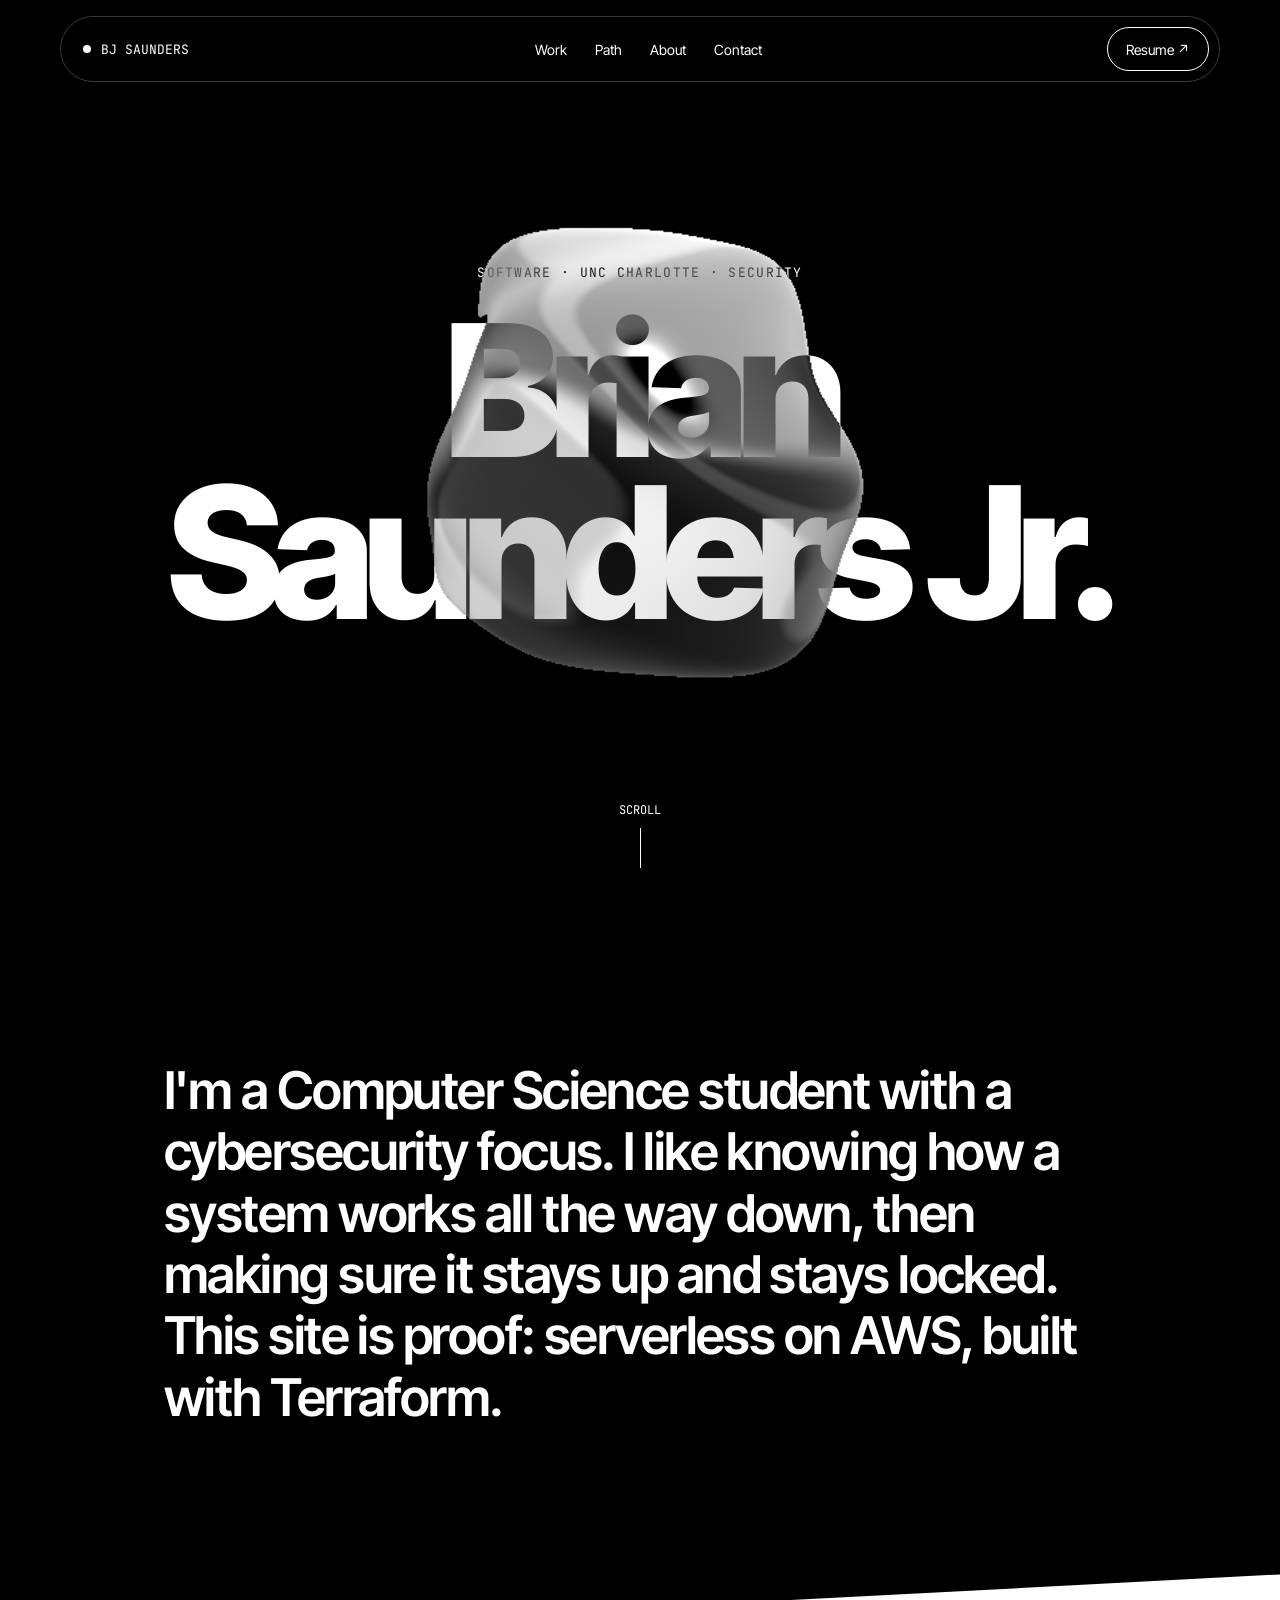
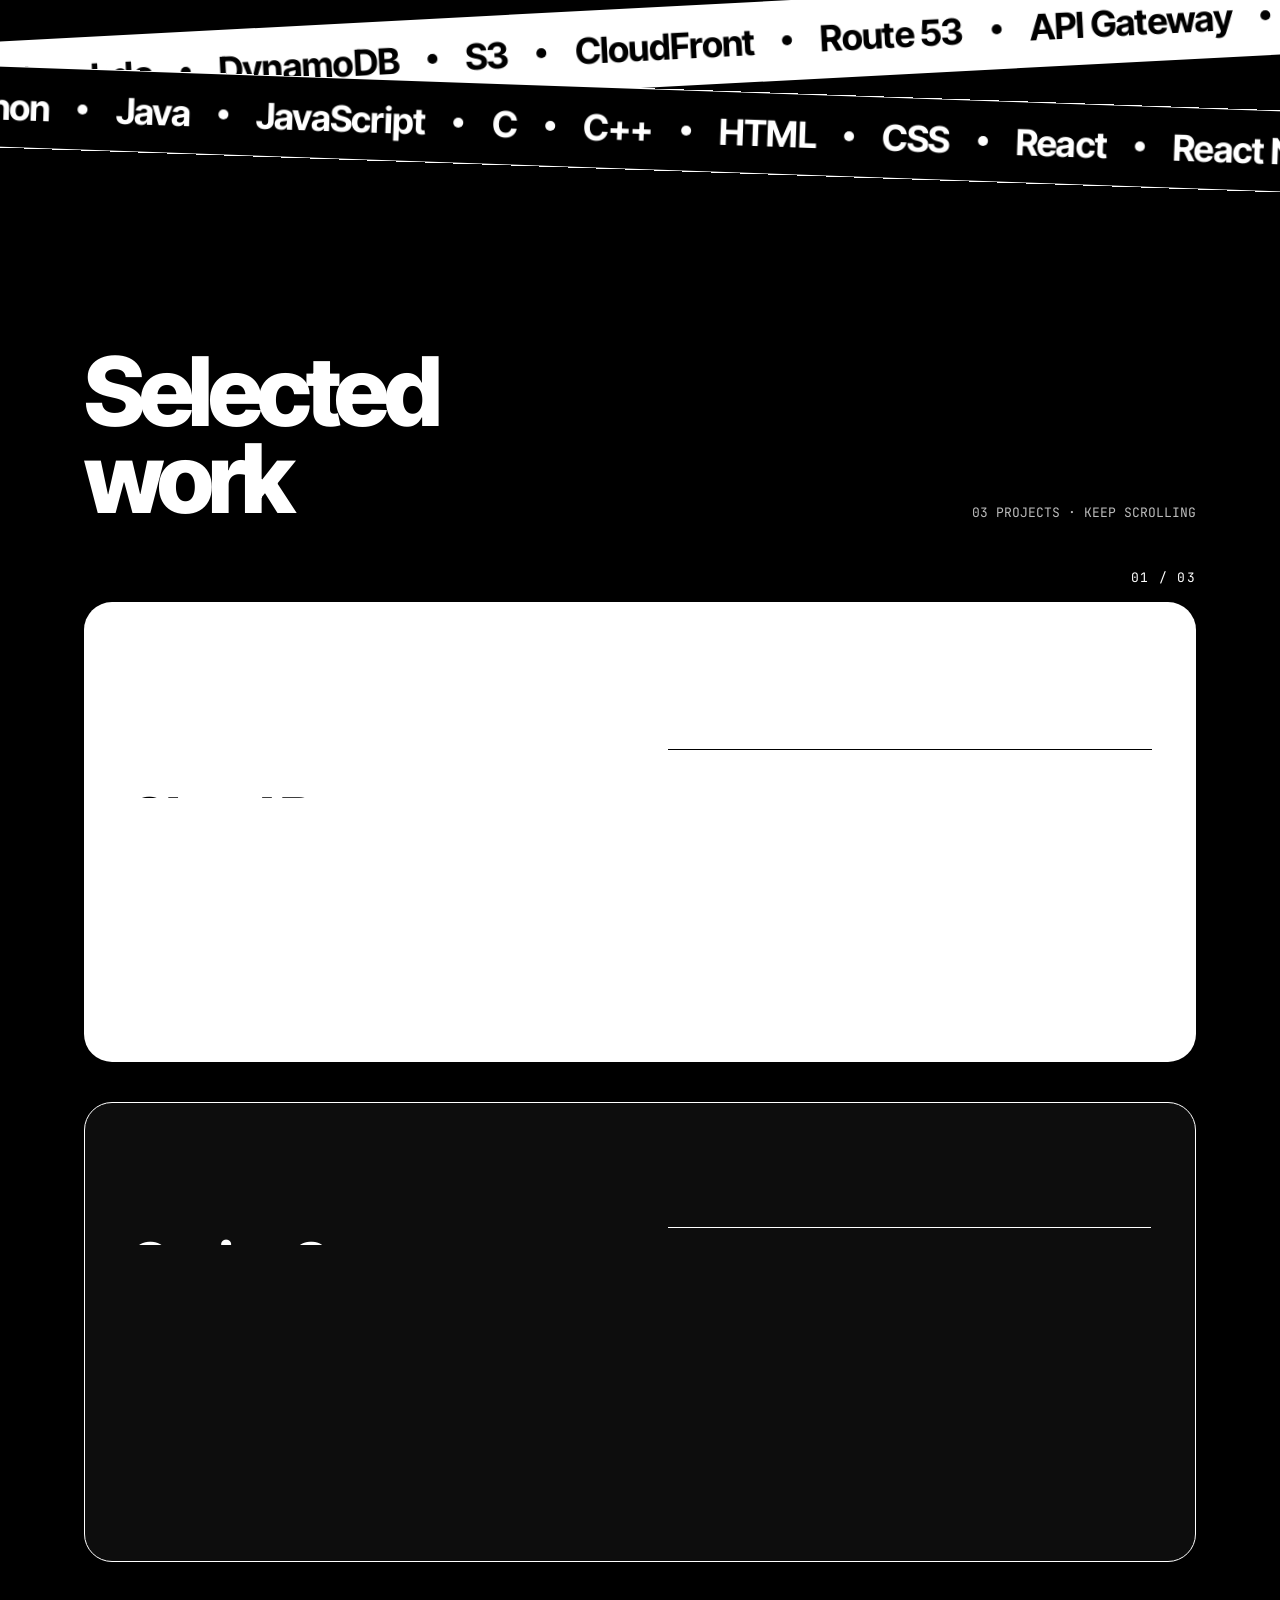
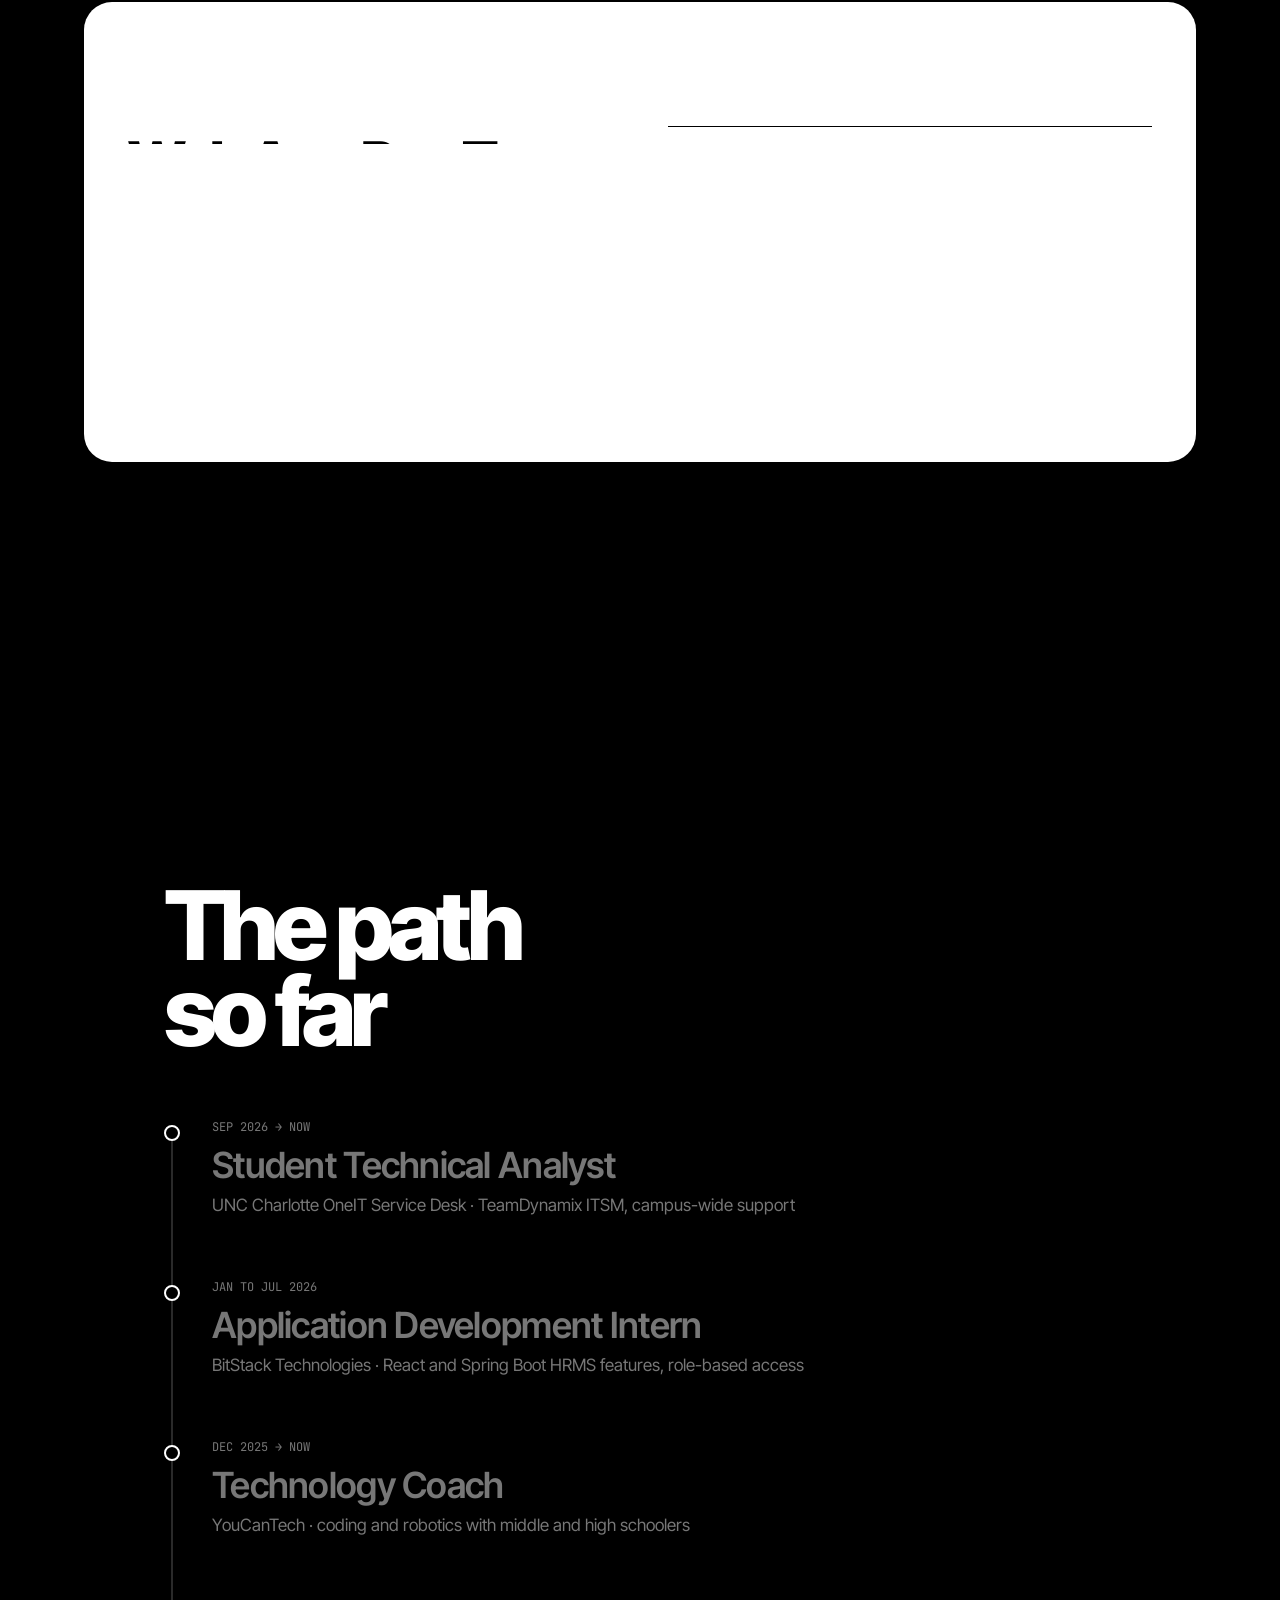
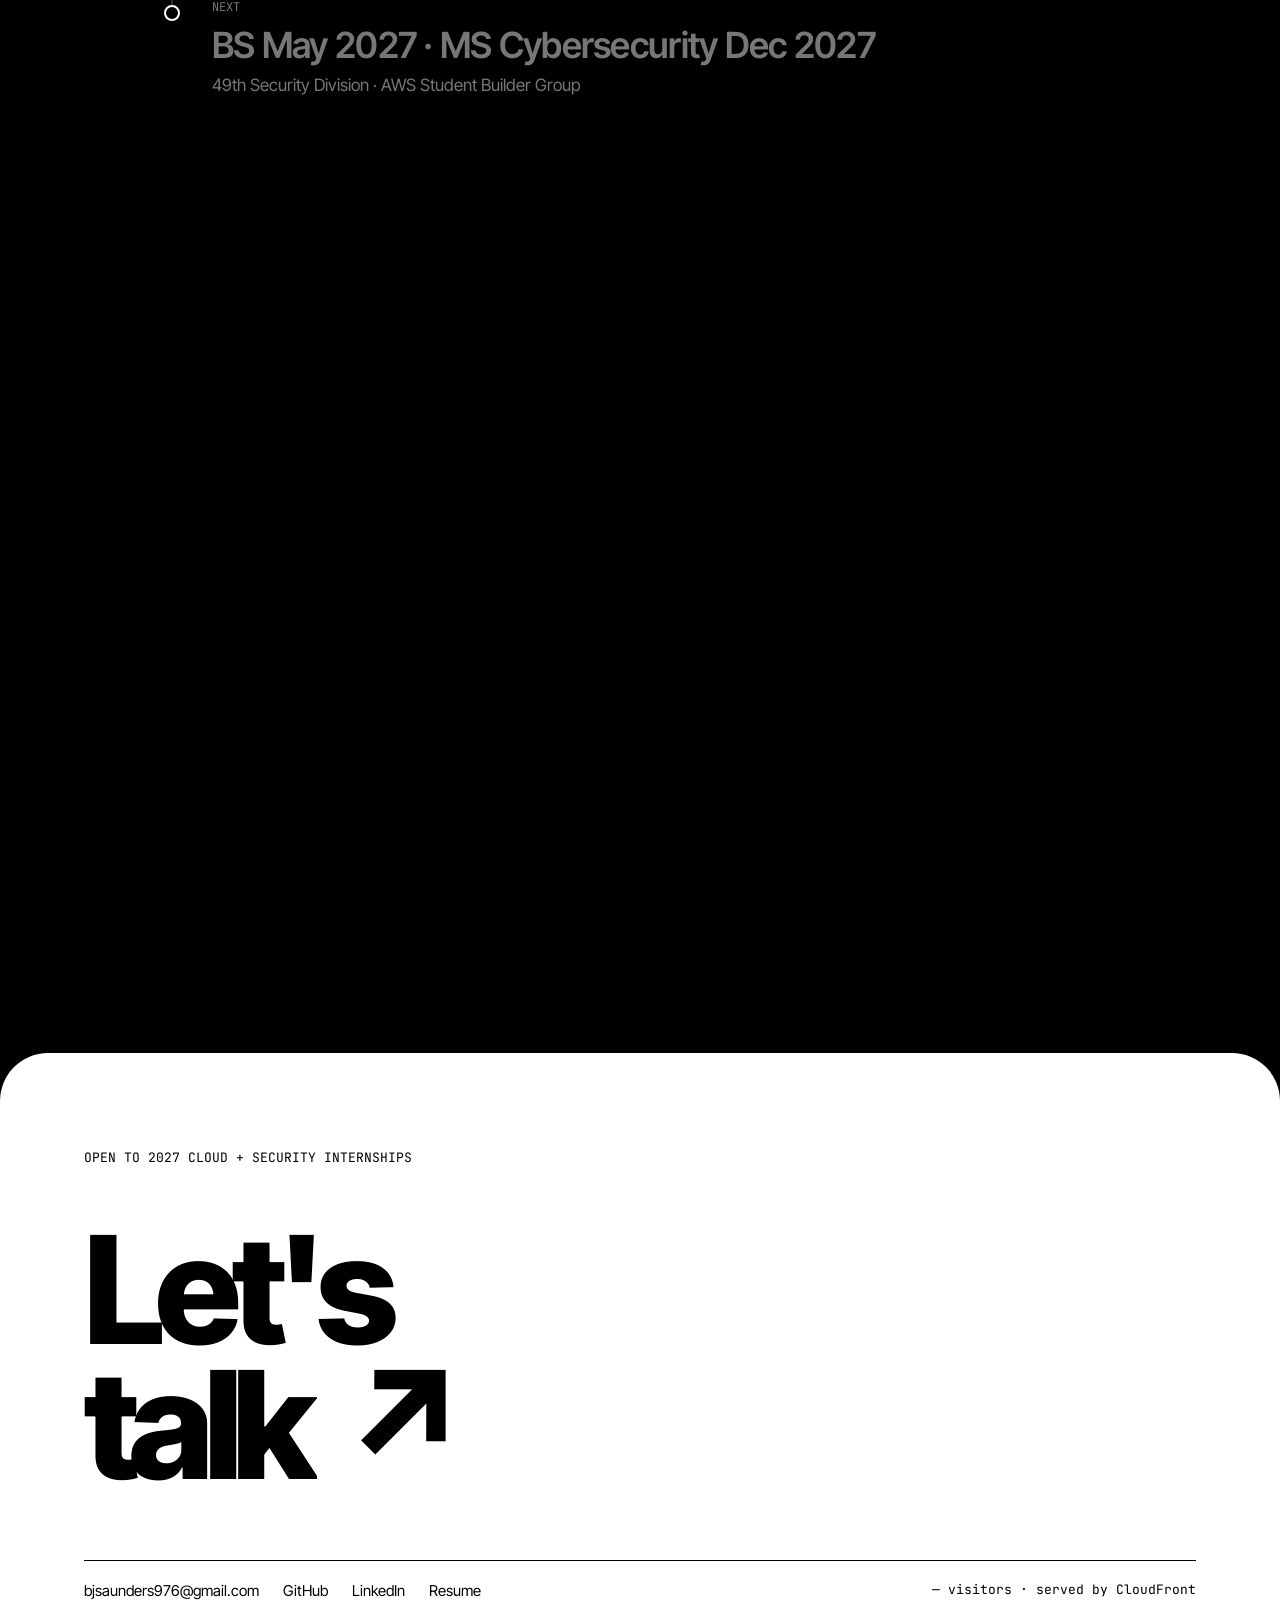
<file: index.html>
<!DOCTYPE html>
<html lang="en">
<head>
  <meta charset="UTF-8" />
  <meta name="viewport" content="width=device-width, initial-scale=1" />
  <title>Brian Saunders Jr. — Cloud &amp; Security</title>
  <meta name="description" content="Brian “BJ” Saunders Jr. — Computer Science student at UNC Charlotte with a cybersecurity focus, building cloud infrastructure and secure systems." />

  <link rel="preconnect" href="https://fonts.googleapis.com" />
  <link rel="preconnect" href="https://fonts.gstatic.com" crossorigin />
  <link href="https://fonts.googleapis.com/css2?family=Inter+Tight:wght@400;500;600;800&amp;family=JetBrains+Mono:wght@400;500&amp;display=swap" rel="stylesheet" />
  <link rel="stylesheet" href="styles.css" />
</head>
<body>
  <!-- ========== NAV: floating pill ========== -->
  <header class="site-nav">
    <a class="nav-brand" href="#top">
      <span class="nav-dot" aria-hidden="true"></span>
      BJ SAUNDERS
    </a>

    <nav class="nav-links" aria-label="Primary">
      <a href="#work">Work</a>
      <a href="#path">Path</a>
      <a href="#about">About</a>
      <a href="#contact">Contact</a>
    </nav>

    <a
      class="nav-resume"
      href="assets/Brian-Saunders-Resume.pdf"
      target="_blank"
      rel="noopener noreferrer"
    >Resume ↗</a>
  </header>

  <main>
    <!-- ========== HERO ========== -->
    <section id="top" class="hero">
      <!-- blob.js draws the 3D blob here; .no-webgl on .hero swaps in a CSS fallback -->
      <canvas class="blob-canvas" aria-hidden="true"></canvas>

      <div class="hero-content">
        <p class="hero-eyebrow">SOFTWARE · UNC CHARLOTTE · SECURITY</p>
        <h1 class="hero-name">
          <span>Brian</span>
          <span>Saunders Jr.</span>
        </h1>
      </div>

      <a class="hero-scroll" href="#intro">
        SCROLL
        <span class="hero-scroll-line" aria-hidden="true"></span>
      </a>
    </section>

    <!-- ========== INTRO STATEMENT ========== -->
    <section id="intro" class="intro">
      <p class="statement">
        <span class="word">I'm</span> <span class="word">a</span> <span class="word">Computer</span> <span class="word">Science</span> <span class="word">student</span> <span class="word">with</span> <span class="word">a</span> <span class="word">cybersecurity</span> <span class="word">focus.</span> <span class="word">I</span> <span class="word">like</span> <span class="word">knowing</span> <span class="word">how</span> <span class="word">a</span> <span class="word">system</span> <span class="word">works</span> <span class="word">all</span> <span class="word">the</span> <span class="word">way</span> <span class="word">down,</span> <span class="word">then</span> <span class="word">making</span> <span class="word">sure</span> <span class="word">it</span> <span class="word">stays</span> <span class="word">up</span> <span class="word">and</span> <span class="word">stays</span> <span class="word">locked.</span> <span class="word">This</span> <span class="word">site</span> <span class="word">is</span> <span class="word">proof:</span> <span class="word">serverless</span> <span class="word">on</span> <span class="word">AWS,</span> <span class="word">built</span> <span class="word">with</span> <span class="word">Terraform.</span>
      </p>
    </section>

    <!-- ========== SKILL RIBBONS ========== -->
    <!-- script.js clones each list (aria-hidden) so the ribbon can loop seamlessly.
         On phones only the .ribbon-core items show, to keep the moving track short. -->
    <div class="ribbons" role="region" aria-label="Skills">
      <div class="ribbon ribbon--light" data-ribbon data-direction="left">
        <div class="ribbon-track">
          <ul class="ribbon-list" aria-label="Cloud and security skills">
            <li class="ribbon-core">AWS Lambda</li>
            <li class="ribbon-core">DynamoDB</li>
            <li class="ribbon-core">S3</li>
            <li class="ribbon-core">CloudFront</li>
            <li>Route 53</li>
            <li class="ribbon-core">API Gateway</li>
            <li class="ribbon-core">IAM</li>
            <li class="ribbon-core">Terraform</li>
            <li class="ribbon-core">GitHub Actions</li>
            <li>AWS CLI</li>
            <li class="ribbon-core">Docker</li>
            <li>Docker Compose</li>
            <li>Vercel</li>
            <li>Infrastructure as Code</li>
            <li>CI/CD</li>
            <li>OIDC Federation</li>
            <li>IAM Policy Design</li>
            <li>Least Privilege</li>
            <li class="ribbon-core">Kali Linux</li>
            <li class="ribbon-core">Burp Suite</li>
            <li>Nmap</li>
            <li>Nikto</li>
            <li>Wireshark</li>
            <li>OWASP ZAP</li>
            <li>OWASP Juice Shop</li>
            <li>DVWA</li>
            <li class="ribbon-core">Penetration Testing</li>
            <li>Secure Software Development</li>
          </ul>
        </div>
      </div>

      <div class="ribbon ribbon--dark" data-ribbon data-direction="right">
        <div class="ribbon-track">
          <ul class="ribbon-list" aria-label="Code and tools skills">
            <li class="ribbon-core">Python</li>
            <li class="ribbon-core">Java</li>
            <li class="ribbon-core">JavaScript</li>
            <li>C</li>
            <li class="ribbon-core">C++</li>
            <li>HTML</li>
            <li>CSS</li>
            <li class="ribbon-core">React</li>
            <li class="ribbon-core">React Native</li>
            <li>Expo</li>
            <li>Tailwind CSS</li>
            <li class="ribbon-core">FastAPI</li>
            <li class="ribbon-core">Spring Boot</li>
            <li class="ribbon-core">REST APIs</li>
            <li>Spotify Web API</li>
            <li>Alpaca API</li>
            <li class="ribbon-core">PostgreSQL</li>
            <li>MySQL</li>
            <li class="ribbon-core">Git</li>
            <li>GitHub</li>
            <li>VS Code</li>
            <li>Xcode Simulator</li>
            <li class="ribbon-core">pytest</li>
            <li>moto</li>
            <li>Object-Oriented Programming</li>
            <li>Data Structures</li>
            <li>Algorithms</li>
            <li>Unit Testing</li>
            <li>Debugging</li>
            <li>API Integration</li>
            <li>Responsive Design</li>
          </ul>
        </div>
      </div>
    </div>

    <!-- ========== WORK ========== -->
    <section id="work" class="work">
      <div class="section-head">
        <h2 class="section-title">Selected<br />work</h2>
        <p class="section-note">03 PROJECTS · KEEP SCROLLING</p>
      </div>

      <!-- Visual only; script.js updates it as each card takes over -->
      <p class="project-counter" aria-hidden="true">
        <span data-project-current>01</span> / <span data-project-total>03</span>
      </p>

      <div class="project-list">
        <article class="project-card project-card--light">
          <div class="project-main">
            <p class="project-tag">
              <span class="project-dot" aria-hidden="true"></span>
              01 · LIVE · THIS SITE
            </p>
            <h3 class="project-title"><span>Cloud Resume Challenge</span></h3>
            <p class="project-summary">A serverless visitor counter and a fully automated pipeline. The count survived a live migration from console-built resources to Terraform.</p>
          </div>
          <ul class="project-stack">
            <li>Route 53 → CloudFront → S3</li>
            <li>API Gateway → Lambda → DynamoDB</li>
            <li>Terraform · GitHub Actions · OIDC</li>
            <li>pytest + moto gate every deploy</li>
          </ul>
        </article>

        <article class="project-card project-card--dark">
          <div class="project-main">
            <p class="project-tag">02 · IN PROGRESS · PERSONAL</p>
            <h3 class="project-title"><span>OptionScope</span></h3>
            <p class="project-summary">A backend-first options analytics platform for quotes, expirations and option chains, built as a real tool rather than a one-off script.</p>
          </div>
          <ul class="project-stack">
            <li>FastAPI · PostgreSQL</li>
            <li>Docker · Python</li>
            <li>Alpaca market-data API</li>
          </ul>
        </article>

        <article class="project-card project-card--light">
          <div class="project-main">
            <p class="project-tag">03 · COMPLETED · SECURITY LAB</p>
            <h3 class="project-title"><span>Web App Pen Test</span></h3>
            <p class="project-summary">A controlled lab against DVWA and OWASP Juice Shop. Found SQL injection, XSS and command injection, then documented risk and remediation.</p>
          </div>
          <ul class="project-stack">
            <li>Kali Linux · Burp Suite</li>
            <li>Nmap · Nikto</li>
            <li>Penetration test report</li>
          </ul>
        </article>
      </div>
    </section>

    <!-- ========== PATH (timeline) ========== -->
    <section id="path" class="path">
      <h2 class="section-title">The path<br />so far</h2>

      <ol class="timeline">
        <li class="timeline-item">
          <p class="timeline-date">SEP 2026 → NOW</p>
          <h3 class="timeline-role">Student Technical Analyst</h3>
          <p class="timeline-detail">UNC Charlotte OneIT Service Desk · TeamDynamix ITSM, campus-wide support</p>
        </li>
        <li class="timeline-item">
          <p class="timeline-date">JAN TO JUL 2026</p>
          <h3 class="timeline-role">Application Development Intern</h3>
          <p class="timeline-detail">BitStack Technologies · React and Spring Boot HRMS features, role-based access</p>
        </li>
        <li class="timeline-item">
          <p class="timeline-date">DEC 2025 → NOW</p>
          <h3 class="timeline-role">Technology Coach</h3>
          <p class="timeline-detail">YouCanTech · coding and robotics with middle and high schoolers</p>
        </li>
        <li class="timeline-item">
          <p class="timeline-date">NEXT</p>
          <h3 class="timeline-role">BS May 2027 · MS Cybersecurity Dec 2027</h3>
          <p class="timeline-detail">49th Security Division · AWS Student Builder Group</p>
        </li>
      </ol>
    </section>

    <!-- ========== ABOUT ========== -->
    <section id="about" class="about">
      <!-- The figure draws the outer ring; the frame clips the photo's zoom on hover -->
      <figure class="about-photo" data-flow-in>
        <div class="about-photo-frame">
          <img
            src="assets/images/bj-headshot.jpg"
            alt="Brian Saunders Jr."
            width="900"
            height="1345"
            loading="lazy"
          />
        </div>
      </figure>

      <div class="about-copy" data-flow-in>
        <h2 class="section-title">Off the<br />clock.</h2>
        <p class="about-text">When I'm not in a terminal, I'm training, coaching kids through their first lines of code at YouCanTech, or finding a new album to put on repeat. Here's what's playing right now.</p>

        <!-- Live Spotify card. script.js fills it in on the real site; this
             markup is the fallback shown locally or if the API is down.
             It only becomes a real link (href) once a track loads. -->
        <a class="music-card is-fallback" data-music>
          <span class="music-art-wrap" aria-hidden="true">
            <img class="music-art" data-music-art alt="" width="72" height="72" hidden />
          </span>
          <span class="music-text">
            <span class="music-label">
              <span class="music-eq" aria-hidden="true"><span></span><span></span><span></span><span></span></span>
              <span data-music-label>MUSIC</span>
            </span>
            <span class="music-track" data-music-track>Always something on</span>
            <span class="music-artist" data-music-artist hidden></span>
          </span>
        </a>
      </div>
    </section>

    <!-- ========== CONTACT ========== -->
    <section id="contact" class="contact">
      <p class="contact-eyebrow">OPEN TO 2027 CLOUD + SECURITY INTERNSHIPS</p>
      <!-- Each letter is a clipped box holding two copies; hover slides the
           pair up so a twin rolls in from below. --i staggers the timing.
           Screen readers just hear the aria-label. -->
      <a class="contact-cta" href="mailto:bjsaunders976@gmail.com" aria-label="Let's talk, email Brian">
        <span class="cta-line" aria-hidden="true"><span class="cta-letter" style="--i: 0"><span class="cta-letter-inner"><span>L</span><span>L</span></span></span><span class="cta-letter" style="--i: 1"><span class="cta-letter-inner"><span>e</span><span>e</span></span></span><span class="cta-letter" style="--i: 2"><span class="cta-letter-inner"><span>t</span><span>t</span></span></span><span class="cta-letter" style="--i: 3"><span class="cta-letter-inner"><span>'</span><span>'</span></span></span><span class="cta-letter" style="--i: 4"><span class="cta-letter-inner"><span>s</span><span>s</span></span></span></span>
        <span class="cta-line" aria-hidden="true"><span class="cta-letter" style="--i: 5"><span class="cta-letter-inner"><span>t</span><span>t</span></span></span><span class="cta-letter" style="--i: 6"><span class="cta-letter-inner"><span>a</span><span>a</span></span></span><span class="cta-letter" style="--i: 7"><span class="cta-letter-inner"><span>l</span><span>l</span></span></span><span class="cta-letter" style="--i: 8"><span class="cta-letter-inner"><span>k</span><span>k</span></span></span> <span class="cta-arrow">↗</span></span>
        <span class="cta-underline" aria-hidden="true"></span>
      </a>
    </section>
  </main>

  <!-- ========== FOOTER (continues the white contact panel) ========== -->
  <footer class="site-footer">
    <div class="footer-inner">
      <ul class="footer-links">
        <li><a href="mailto:bjsaunders976@gmail.com">bjsaunders976@gmail.com</a></li>
        <li><a href="https://github.com/bsaund12" target="_blank" rel="noopener noreferrer">GitHub</a></li>
        <li><a href="https://www.linkedin.com/in/bj-saunders/" target="_blank" rel="noopener noreferrer">LinkedIn</a></li>
        <li><a href="assets/Brian-Saunders-Resume.pdf" target="_blank" rel="noopener noreferrer">Resume</a></li>
      </ul>
      <p class="footer-count"><span data-visitor-count>—</span> visitors · served by CloudFront</p>
    </div>
  </footer>

  <script src="blob.js" defer></script>
  <script src="script.js" defer></script>
</body>
</html>
</file>
<file: styles.css>
/* ==========================================================================
   TOKENS
   Named values the whole stylesheet reuses. Change one here and every rule
   that says var(--name) picks up the new value.
   ========================================================================== */
:root {
  /* Colors: black, white, and a few grays in between */
  --color-black: #000000;
  --color-white: #FFFFFF;
  --color-card-dark: #0D0D0D;
  --color-gray-100: #DDDDDD;
  --color-gray-300: #BBBBBB;
  --color-gray-400: #9A9A9A;
  --color-gray-500: #777777;
  --color-gray-600: #333333;
  --color-gray-700: #3A3A3A;
  --color-gray-800: #2A2A2A;
  --color-gray-900: #1A1A1A;

  /* Fonts */
  --font-sans: 'Inter Tight', system-ui, -apple-system, sans-serif;
  --font-mono: 'JetBrains Mono', ui-monospace, Menlo, monospace;

  /* Shapes */
  --radius-card: 28px;
  --radius-pill: 999px; /* bigger than any pill is tall, so the ends become half-circles */

  /* Layout */
  --page-width: 1160px;
  --gutter: 24px;
}


/* ==========================================================================
   BASE
   ========================================================================== */
*,
*::before,
*::after {
  box-sizing: border-box;
}

body {
  margin: 0;
  background: var(--color-black);
  color: var(--color-white);
  font-family: var(--font-sans);
  -webkit-font-smoothing: antialiased;
}

a {
  color: inherit;
  text-decoration: none;
}

img {
  max-width: 100%;
}

:focus-visible {
  outline: 2px solid currentColor;
  outline-offset: 4px;
}

/* ==========================================================================
   CUSTOM CURSOR
   script.js builds two pieces, only on devices with a real mouse:
     .cursor-dot   a white square that sits right on the mouse
     .cursor-ring  a thin gray ring that trails behind it
   The outer elements are moved with translate3d by script.js; the inner
   shapes grow and shrink with CSS transitions, so the two never fight.
   "difference" flips their colors so they show on black and white sections.
   ========================================================================== */
@media (hover: hover) and (pointer: fine) {
  .has-custom-cursor,
  .has-custom-cursor * {
    cursor: none;
  }
}

.cursor-ring,
.cursor-dot {
  position: fixed;
  top: 0;
  left: 0;
  z-index: 1000;
  pointer-events: none;
  mix-blend-mode: difference;
  opacity: 0;
  transition: opacity 200ms ease;
}

.cursor-ring.is-visible,
.cursor-dot.is-visible {
  opacity: 1;
}

/* Growing width/height (not scale) keeps the border a thin 1.5px at any size */
.cursor-ring-shape {
  --ring-size: 64px;
  position: absolute;
  top: 0;
  left: 0;
  width: var(--ring-size);
  height: var(--ring-size);
  border: 1.5px solid var(--color-gray-400);
  border-radius: 50%;
  transform: translate(-50%, -50%) scale(var(--ring-press, 1));
  transition:
    width 250ms ease,
    height 250ms ease,
    transform 250ms ease;
}

.cursor-ring.is-hovering .cursor-ring-shape {
  --ring-size: 102px; /* 1.6x */
}

.cursor-ring.is-cta .cursor-ring-shape {
  --ring-size: 160px; /* 2.5x */
}

.cursor-ring.is-pressed .cursor-ring-shape {
  --ring-press: 0.85;
}

.cursor-label {
  position: absolute;
  top: 0;
  left: 0;
  transform: translate(-50%, -50%);
  color: var(--color-white);
  font-family: var(--font-mono);
  font-size: 12px;
  letter-spacing: 0.1em;
  white-space: nowrap;
  opacity: 0;
  transition: opacity 250ms ease;
}

.cursor-ring.is-cta .cursor-label {
  opacity: 1;
}

.cursor-dot-shape {
  position: absolute;
  top: 0;
  left: 0;
  width: 8px;
  height: 8px;
  background: var(--color-white);
  transform: translate(-50%, -50%);
  transition: transform 250ms ease;
}

.cursor-dot.is-hidden .cursor-dot-shape {
  transform: translate(-50%, -50%) scale(0);
}

@media (prefers-reduced-motion: reduce) {
  .cursor-ring-shape,
  .cursor-dot-shape,
  .cursor-label {
    transition: none;
  }
}

/* Shared big heading used by Work, Path and About */
.section-title {
  margin: 0;
  font-size: clamp(44px, 9vw, 96px);
  font-weight: 800;
  letter-spacing: -0.06em;
  line-height: 0.9;
}


/* ==========================================================================
   NAV: floating pill
   ========================================================================== */
.site-nav {
  position: fixed;
  top: 16px;
  left: 50%;
  transform: translateX(-50%);
  z-index: 20;
  width: min(var(--page-width), calc(100% - 32px));
  display: flex;
  align-items: center;
  justify-content: space-between;
  gap: 16px;
  padding: 10px 10px 10px 22px;
  border: 1px solid var(--color-gray-700);
  background: rgba(0, 0, 0, 0.55);
  backdrop-filter: blur(14px);
  border-radius: var(--radius-pill);
}

.nav-brand {
  display: flex;
  align-items: center;
  gap: 10px;
  font-family: var(--font-mono);
  font-size: 13px;
}

.nav-dot {
  width: 8px;
  height: 8px;
  border-radius: 50%;
  background: var(--color-white);
}

.nav-links {
  display: flex;
  gap: 28px;
  font-size: 14px;
}

.nav-resume {
  display: inline-flex;
  align-items: center;
  min-height: 44px;
  padding: 10px 18px;
  border: 1px solid var(--color-white);
  border-radius: var(--radius-pill);
  font-size: 14px;
}

.nav-resume:hover {
  background: var(--color-white);
  color: var(--color-black);
}

@media (max-width: 720px) {
  .nav-links {
    display: none;
  }
}


/* ==========================================================================
   HERO
   ========================================================================== */
.hero {
  position: relative;
  height: 100vh;
  min-height: 600px;
  text-align: center;
  /* Flexbox centers the hero content left-right (justify) and top-bottom (align) */
  display: flex;
  justify-content: center;
  align-items: center;
}

/* blob.js draws the 3D blob into this canvas. It sits centered behind the
   text; the transparent background lets the black page show around the blob. */
.blob-canvas {
  position: absolute;
  inset: 0;
  margin: auto;
  z-index: 1;
  display: block;
  width: min(860px, 100%);
  height: min(860px, 100vh);
  background: transparent;
  pointer-events: none;
}

/* Fallback when WebGL isn't available: blob.js adds .no-webgl to .hero, the
   canvas hides, and a white CSS blob slowly morphs in its place. */
.hero.no-webgl .blob-canvas {
  display: none;
}

.hero.no-webgl::before {
  content: '';
  position: absolute;
  inset: 0;
  margin: auto;
  z-index: 1;
  width: min(480px, 80vw);
  height: min(480px, 80vw);
  background: var(--color-white);
  animation: blob-morph 18s linear infinite;
}

/* Phones and tablets always get this blob (blob.js skips WebGL there) */
@media (max-width: 899px), (hover: none), (pointer: coarse) {
  .hero.no-webgl::before {
    width: min(320px, 80vw);
    height: min(320px, 80vw);
  }
}

/* Two different lopsided corner shapes; easing between them while turning
   makes a square look like a slowly squishing blob. */
@keyframes blob-morph {
  0% {
    border-radius: 42% 58% 63% 37% / 41% 44% 56% 59%;
    transform: rotate(0deg);
  }
  50% {
    border-radius: 63% 37% 38% 62% / 57% 36% 64% 43%;
    transform: rotate(180deg);
  }
  100% {
    border-radius: 42% 58% 63% 37% / 41% 44% 56% 59%;
    transform: rotate(360deg);
  }
}

@media (prefers-reduced-motion: reduce) {
  .hero.no-webgl::before {
    animation: none;
    border-radius: 42% 58% 63% 37% / 41% 44% 56% 59%;
  }
}

.hero-content {
  position: relative;
  z-index: 2;
  display: grid;
  justify-items: center;
  gap: 32px;
  padding: 0 var(--gutter);
  /* White text minus what's behind it: stays white on black, flips to black on white */
  mix-blend-mode: difference;
}

/* Fades up into place once on page load, like the reference design.
   "both" keeps it hidden during the 200ms delay and in place afterward. */
.hero-eyebrow {
  margin: 0;
  font-family: var(--font-mono);
  font-size: 13px;
  letter-spacing: 0.1em;
  animation: eyebrow-fade-up 800ms ease 200ms both;
}

@keyframes eyebrow-fade-up {
  from {
    opacity: 0;
    transform: translateY(24px);
  }
  to {
    opacity: 1;
    transform: none;
  }
}

@media (prefers-reduced-motion: reduce) {
  .hero-eyebrow {
    animation: none;
  }
}

.hero-name {
  margin: 0;
  font-size: clamp(72px, 15vw, 184px);
  font-weight: 800;
  line-height: 0.84;
  letter-spacing: -0.065em;
}

.hero-name span {
  display: block;
  padding-bottom: 0.04em;
}

.hero-scroll {
  position: absolute;
  bottom: 32px;
  left: 50%;
  transform: translateX(-50%);
  z-index: 2;
  display: grid;
  justify-items: center;
  gap: 10px;
  min-height: 44px;
  font-family: var(--font-mono);
  font-size: 12px;
}

.hero-scroll-line {
  width: 1px;
  height: 40px;
  background: var(--color-white);
}


/* ==========================================================================
   INTRO STATEMENT
   Each word is its own <span class="word"> so a later step can light the
   words up one by one as you scroll. For now they're simply white.
   ========================================================================== */
.intro {
  max-width: 1000px;
  margin: 0 auto;
  padding: 160px var(--gutter) 140px;
}

.statement {
  margin: 0;
  font-size: clamp(30px, 4.5vw, 52px);
  font-weight: 600;
  line-height: 1.18;
  letter-spacing: -0.03em;
}


/* ==========================================================================
   SKILL RIBBONS
   Two tilted bands that drift in opposite directions. script.js clones each
   list and slides the track; when it has moved exactly one list-width it
   jumps back, and because both copies are identical you never see the jump.
   ========================================================================== */
.ribbons {
  position: relative;
  height: 240px;
  overflow-x: clip; /* the tilted ribbons poke past the screen edges; trim them */
}

.ribbon {
  --ribbon-gap: 28px; /* space on each side of the dot */
  position: absolute;
  left: -5%;
  right: -5%;
  padding: 18px 0;
  overflow: hidden;
  font-size: clamp(24px, 3vw, 36px);
  font-weight: 700;
  letter-spacing: -0.02em;
}

.ribbon-track {
  display: flex;
  width: max-content;
}

.ribbon-list {
  display: flex;
  margin: 0;
  padding: 0;
  list-style: none;
}

/* Each item carries its own trailing dot, so the copy lines up perfectly */
.ribbon-list li {
  display: flex;
  align-items: center;
  gap: var(--ribbon-gap);
  padding-right: var(--ribbon-gap);
  white-space: nowrap;
}

.ribbon-list li::after {
  content: '';
  flex-shrink: 0;
  width: 10px;
  height: 10px;
  border-radius: 50%;
  background: currentColor;
}

@media (max-width: 720px) {
  .ribbon {
    --ribbon-gap: 20px;
  }
}

/* Phones: a moving track is drawn as one long strip, and the full lists make
   it ~12,000px wide. Showing only the key skills keeps it a fraction of that.
   (Reduced motion doesn't move, so it still lists everything.) */
@media (max-width: 720px) and (prefers-reduced-motion: no-preference) {
  .ribbon-list li:not(.ribbon-core) {
    display: none;
  }
}

.ribbon--light {
  top: 40px;
  transform: rotate(-3deg);
  background: var(--color-white);
  color: var(--color-black);
}

.ribbon--dark {
  top: 120px;
  transform: rotate(2deg);
  background: var(--color-black);
  color: var(--color-white);
  border-top: 1px solid var(--color-white);
  border-bottom: 1px solid var(--color-white);
}

/* Reduced motion: no sliding, so let each band wrap onto several lines and
   show every skill at once. The bands stack in normal flow instead. */
@media (prefers-reduced-motion: reduce) {
  .ribbons {
    height: auto;
    display: grid;
    gap: 32px;
    padding: 40px 0;
  }

  .ribbon {
    position: relative;
    top: auto;
    left: auto;
    right: auto;
    margin: 0 -5%;
  }

  .ribbon-track {
    width: auto;
  }

  .ribbon-list {
    flex-wrap: wrap;
    row-gap: 8px;
    padding: 0 calc(5% + var(--gutter));
  }
}


/* ==========================================================================
   WORK: three project cards
   ========================================================================== */
.work {
  max-width: var(--page-width);
  margin: 0 auto;
  padding: 140px var(--gutter) 0;
}

.section-head {
  display: flex;
  justify-content: space-between;
  align-items: end;
  flex-wrap: wrap;
  gap: 16px;
  margin-bottom: 48px;
}

.section-note {
  margin: 0;
  font-family: var(--font-mono);
  font-size: 13px;
  color: var(--color-gray-300);
}

/* Stays pinned under the nav while the cards stack. "difference" keeps it
   readable when a white card passes behind it. */
.project-counter {
  position: sticky;
  top: 88px;
  z-index: 5;
  margin: 0 0 16px;
  text-align: right;
  font-family: var(--font-mono);
  font-size: 13px;
  letter-spacing: 0.1em;
  mix-blend-mode: difference;
}

.project-list {
  display: flex;
  flex-direction: column;
  gap: 40px;
  padding-bottom: 80px;
}

/* A sticky card can only slide within its parent's content box, and padding
   doesn't count. This empty spacer gives the last card room to stick too, so
   the finished deck holds for a moment before scrolling away. */
.project-list::after {
  content: '';
  height: 160px;
}

/* Deck: each card sticks a little lower than the one before it. script.js
   shrinks, lifts and dims a card while the next one slides over it. */
.project-card {
  position: sticky;
  top: var(--card-top, 120px);
  min-height: 460px;
  display: grid;
  grid-template-columns: repeat(auto-fit, minmax(min(100%, 320px), 1fr));
  align-content: start;
  gap: 32px 56px;
  padding: clamp(28px, 4vw, 44px);
  border-radius: var(--radius-card);
  transform-origin: top center;
}

.project-card:nth-child(2) {
  --card-top: 148px;
}

.project-card:nth-child(3) {
  --card-top: 176px;
}

/* Dimming layer: a black sheet whose opacity script.js turns up (0 to 0.5) */
.project-card::after {
  content: '';
  position: absolute;
  inset: -1px;
  border-radius: inherit;
  background: var(--color-black);
  opacity: var(--card-dim, 0);
  pointer-events: none;
}

@media (max-width: 720px) {
  .project-card {
    min-height: 0;
  }
}

.project-card--light {
  background: var(--color-white);
  color: var(--color-black);
}

.project-card--dark {
  background: var(--color-card-dark);
  color: var(--color-white);
  border: 1px solid var(--color-white);
}

.project-main {
  display: flex;
  flex-direction: column;
  gap: 18px;
}

.project-tag {
  display: flex;
  align-items: center;
  gap: 8px;
  margin: 0;
  font-family: var(--font-mono);
  font-size: 12px;
}

.project-card--dark .project-tag {
  color: var(--color-gray-300);
}

.project-dot {
  width: 8px;
  height: 8px;
  border-radius: 50%;
  background: currentColor;
}

/* overflow: hidden is the "mask" the title slides up out of. The padding and
   matching negative margin give descenders (g, p) room without moving layout. */
.project-title {
  margin: 0 0 -0.2em;
  padding-bottom: 0.2em;
  overflow: hidden;
  font-size: clamp(36px, 5vw, 56px);
  font-weight: 800;
  line-height: 0.95;
  letter-spacing: -0.045em;
}

.project-title span {
  display: block;
}

.project-summary {
  margin: 0;
  font-size: 18px;
  line-height: 1.6;
  color: var(--color-gray-600);
}

.project-card--dark .project-summary {
  color: var(--color-gray-100);
}

.project-stack {
  align-self: end;
  margin: 0;
  padding: 18px 0 0;
  list-style: none;
  border-top: 1px solid currentColor;
  font-family: var(--font-mono);
  font-size: 14px;
  line-height: 2.2;
}

.project-card--dark .project-stack {
  color: var(--color-gray-100);
  border-top-color: var(--color-white);
}

/* Content reveal. Only hidden once script.js adds .is-enhanced, so the cards
   stay readable if JavaScript is off. Each piece waits a little longer than
   the one before (transition-delay), which makes them appear in order. */
.project-list.is-enhanced .project-tag,
.project-list.is-enhanced .project-title span,
.project-list.is-enhanced .project-summary,
.project-list.is-enhanced .project-stack li {
  transition:
    opacity 500ms ease,
    transform 700ms cubic-bezier(0.2, 0.8, 0.2, 1);
}

.project-list.is-enhanced .project-card:not(.is-revealed) .project-tag {
  opacity: 0;
}

.project-list.is-enhanced .project-card:not(.is-revealed) .project-title span {
  transform: translateY(105%);
}

.project-list.is-enhanced .project-card:not(.is-revealed) .project-summary {
  opacity: 0;
  transform: translateY(16px);
}

.project-list.is-enhanced .project-card:not(.is-revealed) .project-stack li {
  opacity: 0;
  transform: translateY(8px);
}

.project-list.is-enhanced .is-revealed .project-title span { transition-delay: 120ms; }
.project-list.is-enhanced .is-revealed .project-summary { transition-delay: 280ms; }
.project-list.is-enhanced .is-revealed .project-stack li:nth-child(1) { transition-delay: 420ms; }
.project-list.is-enhanced .is-revealed .project-stack li:nth-child(2) { transition-delay: 500ms; }
.project-list.is-enhanced .is-revealed .project-stack li:nth-child(3) { transition-delay: 580ms; }
.project-list.is-enhanced .is-revealed .project-stack li:nth-child(4) { transition-delay: 660ms; }


/* ==========================================================================
   PATH: timeline
   The lines and circles are pseudo-elements, so the HTML stays a plain
   ordered list. script.js measures the circles and sets three variables
   on .timeline:
     --line-top       where the first circle's center is
     --line-length    distance from the first circle's center to the last
     --line-progress  0 to 1, how much of the white line is drawn
   It also adds .is-filled to each item once the white line reaches it.
   ========================================================================== */
.path {
  max-width: 1000px;
  margin: 0 auto;
  padding: 140px var(--gutter) 0;
}

.path .section-title {
  margin-bottom: 64px;
}

.timeline {
  position: relative;
  margin: 0;
  padding: 0 0 0 48px;
  list-style: none;
}

/* Gray track (::before) and white progress line (::after) share one shape.
   The fallbacks keep the track looking right before script.js measures. */
.timeline::before,
.timeline::after {
  content: '';
  position: absolute;
  left: 7px;
  top: var(--line-top, 14px);
  width: 2px;
  height: var(--line-length, calc(100% - 22px));
}

.timeline::before {
  background: var(--color-gray-800);
}

/* scaleY squashes the full-length line from the top: 0 = nothing, 1 = all */
.timeline::after {
  background: var(--color-white);
  transform: scaleY(var(--line-progress, 0));
  transform-origin: top;
}

.timeline-item {
  position: relative;
  z-index: 1; /* circles sit on top of both lines */
  display: flex;
  flex-direction: column;
  gap: 8px;
  padding-bottom: 64px;
  color: var(--color-gray-500);
  transition: color 400ms ease;
}

.timeline-item:last-child {
  padding-bottom: 0;
}

.timeline-item.is-filled {
  color: var(--color-white);
}

/* Each circle: outer ring (::before) and inner fill (::after) share one shape */
.timeline-item::before,
.timeline-item::after {
  content: '';
  position: absolute;
  left: -48px;
  top: 6px;
  width: 16px;
  height: 16px;
  border-radius: 50%;
}

.timeline-item::before {
  border: 2px solid var(--color-white);
  background: var(--color-black);
}

/* Inner fill: grows from a dot to the full circle, like ink spreading */
.timeline-item::after {
  background: var(--color-white);
  transform: scale(0);
  transition: transform 400ms cubic-bezier(0.2, 0.8, 0.2, 1);
}

.timeline-item.is-filled::after {
  transform: scale(1);
}

.timeline-item.is-filled::before {
  animation: timeline-pop 400ms ease;
}

@keyframes timeline-pop {
  0%,
  100% {
    transform: scale(1);
  }
  50% {
    transform: scale(1.15);
  }
}

.timeline-date {
  margin: 0;
  font-family: var(--font-mono);
  font-size: 12px;
}

.timeline-role {
  margin: 0;
  font-size: clamp(26px, 3.5vw, 36px);
  font-weight: 600;
  letter-spacing: -0.02em;
}

.timeline-detail {
  margin: 0;
  font-size: 17px;
}

/* Reduced motion: script.js fills everything up front; skip the animations */
@media (prefers-reduced-motion: reduce) {
  .timeline-item,
  .timeline-item::after {
    transition: none;
  }

  .timeline-item.is-filled::before {
    animation: none;
  }
}


/* ==========================================================================
   ABOUT: photo + live Spotify card
   ========================================================================== */
.about {
  max-width: var(--page-width);
  margin: 0 auto;
  padding: 160px var(--gutter) 0;
  display: grid;
  grid-template-columns: repeat(auto-fit, minmax(min(100%, 340px), 1fr));
  align-items: center;
  gap: 56px;
}

/* Outer ring: a thin gray border 8px away from the photo. Its corner radius
   is the photo's radius + the 8px gap + the 1px border, so both curves stay
   the same distance apart all the way around. */
.about-photo {
  --photo-gap: 8px;
  width: 100%;
  max-width: 420px;
  margin: 0;
  padding: var(--photo-gap);
  border: 1px solid var(--color-gray-400);
  border-radius: calc(var(--radius-card) + var(--photo-gap) + 1px);
}

/* The window the photo sits in. overflow: hidden keeps the hover zoom inside
   the rounded corners, so the frame itself never moves. */
.about-photo-frame {
  border-radius: var(--radius-card);
  overflow: hidden;
}

/* Full photo, never cropped: the width fills the frame and the height follows
   the photo's own shape (the width/height attributes reserve that space). */
.about-photo img {
  display: block;
  width: 100%;
  height: auto;
  transition: transform 600ms ease;
}

.about-photo:hover img {
  transform: scale(1.03);
}

@media (prefers-reduced-motion: reduce) {
  .about-photo img {
    transition: none;
  }

  .about-photo:hover img {
    transform: none;
  }
}

.about-copy {
  display: flex;
  flex-direction: column;
  gap: 24px;
}

.about-text {
  max-width: 500px;
  margin: 0;
  font-size: 18px;
  line-height: 1.65;
  color: var(--color-gray-100);
}

/* Spotify card. script.js switches its state class:
     .is-loading      gray shimmer placeholders while the API answers
     .is-playing      bars bounce, cover spins like a record with a soft glow
     .is-last-played  bars sit still, no spin
     .is-fallback     "MUSIC / Always something on", not a link */
.music-card {
  align-self: flex-start;
  display: flex;
  align-items: center;
  gap: 18px;
  width: min(100%, 420px);
  padding: 14px 22px 14px 14px;
  border: 1px solid var(--color-gray-700);
  border-radius: 20px;
  background: var(--color-black);
  color: var(--color-white);
  transition:
    transform 250ms ease,
    border-color 250ms ease;
}

/* Only a real link (one with an href) reacts to hover */
.music-card[href]:hover,
.music-card[href]:focus-visible {
  transform: translateY(-3px);
  border-color: var(--color-white);
}

.music-art-wrap {
  position: relative;
  flex-shrink: 0;
  display: grid;
  place-items: center;
  width: 72px;
  height: 72px;
  border-radius: 10px;
  background: var(--color-gray-900);
  transition:
    border-radius 400ms ease,
    box-shadow 400ms ease;
}

.music-art {
  display: block;
  width: 100%;
  height: 100%;
  object-fit: cover;
  border-radius: inherit;
}

/* display: block above would beat the browser's own "hidden" rule, so restate it */
.music-art[hidden] {
  display: none;
}

/* While playing the square cover rounds into a disc so the spin reads as a record */
.music-card.is-playing .music-art-wrap {
  border-radius: 50%;
  box-shadow: 0 0 24px rgba(255, 255, 255, 0.35);
}

.music-card.is-playing .music-art {
  animation: music-spin 12s linear infinite;
}

@keyframes music-spin {
  to {
    transform: rotate(360deg);
  }
}

/* A music note fills the empty cover square in the fallback */
.music-card.is-fallback .music-art-wrap::before {
  content: '♪';
  font-size: 28px;
  color: var(--color-gray-500);
}

.music-text {
  display: flex;
  flex-direction: column;
  gap: 4px;
  min-width: 0; /* lets long titles shrink and end in "…" */
}

.music-label {
  display: flex;
  align-items: center;
  gap: 8px;
  font-family: var(--font-mono);
  font-size: 11px;
  letter-spacing: 0.1em;
  color: var(--color-gray-300);
}

.music-track,
.music-artist {
  overflow: hidden;
  text-overflow: ellipsis;
  white-space: nowrap;
}

.music-track {
  font-size: 16px;
  font-weight: 600;
}

.music-artist {
  font-size: 14px;
  color: var(--color-gray-300);
}

/* Equalizer: four bars grown from the bottom with scaleY */
.music-eq {
  display: flex;
  align-items: flex-end;
  gap: 2px;
  height: 12px;
}

.music-eq span {
  width: 3px;
  height: 100%;
  background: var(--color-white);
  transform-origin: bottom;
  transform: scaleY(0.3);
}

.music-eq span:nth-child(2) { transform: scaleY(0.5); }
.music-eq span:nth-child(3) { transform: scaleY(0.4); }
.music-eq span:nth-child(4) { transform: scaleY(0.25); }

.music-card.is-playing .music-eq span {
  animation: music-eq 900ms ease-in-out infinite;
}

.music-card.is-playing .music-eq span:nth-child(2) { animation-duration: 700ms; animation-delay: -150ms; }
.music-card.is-playing .music-eq span:nth-child(3) { animation-duration: 1100ms; animation-delay: -300ms; }
.music-card.is-playing .music-eq span:nth-child(4) { animation-duration: 800ms; animation-delay: -80ms; }

@keyframes music-eq {
  0%,
  100% {
    transform: scaleY(0.25);
  }
  50% {
    transform: scaleY(1);
  }
}

/* Loading skeleton: same shape as the card, with a light band sweeping across */
.music-card.is-loading .music-art-wrap,
.music-card.is-loading .music-label,
.music-card.is-loading .music-track,
.music-card.is-loading .music-artist {
  color: transparent;
  background: linear-gradient(90deg, var(--color-gray-900) 25%, var(--color-gray-800) 50%, var(--color-gray-900) 75%);
  background-size: 200% 100%;
  animation: music-shimmer 1.4s linear infinite;
}

.music-card.is-loading .music-label,
.music-card.is-loading .music-track,
.music-card.is-loading .music-artist {
  border-radius: 4px;
}

.music-card.is-loading .music-label { width: 80px; }
.music-card.is-loading .music-track { width: 170px; }
.music-card.is-loading .music-artist { display: block; width: 110px; height: 1.2em; }
.music-card.is-loading .music-eq { visibility: hidden; }

@keyframes music-shimmer {
  from {
    background-position: 100% 0;
  }
  to {
    background-position: -100% 0;
  }
}

/* Reduced motion: no spin, bouncing bars, lift or shimmer sweep */
@media (prefers-reduced-motion: reduce) {
  .music-card,
  .music-art-wrap {
    transition: none;
  }

  .music-card[href]:hover,
  .music-card[href]:focus-visible {
    transform: none;
  }

  .music-card.is-playing .music-art,
  .music-card.is-playing .music-eq span,
  .music-card.is-loading .music-art-wrap,
  .music-card.is-loading .music-label,
  .music-card.is-loading .music-track,
  .music-card.is-loading .music-artist {
    animation: none;
  }
}


/* ==========================================================================
   CONTACT panel + FOOTER
   The footer continues the white panel, so both share the same side padding.
   The max() keeps content lined up with the 1160px page width on big screens
   and falls back to the normal gutter on small ones.
   ========================================================================== */
.contact,
.site-footer {
  padding-left: max(var(--gutter), calc((100% - var(--page-width)) / 2 + var(--gutter)));
  padding-right: max(var(--gutter), calc((100% - var(--page-width)) / 2 + var(--gutter)));
  background: var(--color-white);
  color: var(--color-black);
}

.contact {
  margin-top: 180px;
  padding-top: 96px;
  padding-bottom: 56px;
  border-radius: 48px 48px 0 0;
  display: flex;
  flex-direction: column;
  gap: 56px;
}

.contact-eyebrow {
  margin: 0;
  font-family: var(--font-mono);
  font-size: 13px;
}

/* "Let's talk ↗": letter roll, arrow turn and underline on hover or keyboard focus */
.contact-cta {
  align-self: flex-start;
  display: flex;
  flex-direction: column;
  font-size: clamp(80px, 13vw, 150px);
  font-weight: 800;
  line-height: 0.9;
}

.cta-line {
  display: block;
  white-space: nowrap;
}

/* The clipped window, exactly one line tall (overflow: hidden hides the
   second copy but doesn't shrink the box, so the height must be set).
   Tracking is a negative margin rather than letter-spacing, which would cut
   off the right edge of each glyph. */
.cta-letter {
  display: inline-block;
  vertical-align: top;
  height: 0.9em;
  overflow: hidden;
  margin-right: -0.065em;
}

/* Two copies stacked; sliding up 50% swaps the top one for the bottom one */
.cta-letter-inner {
  display: block;
  transition: transform 500ms cubic-bezier(0.7, 0, 0.2, 1);
  transition-delay: calc(var(--i) * 25ms);
}

.cta-letter-inner > span {
  display: block;
}

.cta-arrow {
  display: inline-block;
  vertical-align: top;
  transition: transform 500ms cubic-bezier(0.2, 0.8, 0.2, 1);
}

.cta-underline {
  display: block;
  height: 3px;
  margin-top: 0.06em;
  background: currentColor;
  transform: scaleX(0);
  transform-origin: left;
  transition: transform 500ms cubic-bezier(0.2, 0.8, 0.2, 1);
}

.contact-cta:hover .cta-letter-inner,
.contact-cta:focus-visible .cta-letter-inner {
  transform: translateY(-50%);
}

/* ↗ turned 45° clockwise points straight right, then nudges forward */
.contact-cta:hover .cta-arrow,
.contact-cta:focus-visible .cta-arrow {
  transform: translateX(0.08em) rotate(45deg);
}

.contact-cta:hover .cta-underline,
.contact-cta:focus-visible .cta-underline {
  transform: scaleX(1);
}

/* Reduced motion: no roll or turn, the underline just appears */
@media (prefers-reduced-motion: reduce) {
  .cta-letter-inner,
  .cta-arrow,
  .cta-underline {
    transition: none;
  }

  .contact-cta:hover .cta-letter-inner,
  .contact-cta:focus-visible .cta-letter-inner,
  .contact-cta:hover .cta-arrow,
  .contact-cta:focus-visible .cta-arrow {
    transform: none;
  }
}

.site-footer {
  padding-bottom: 36px;
}

.footer-inner {
  display: flex;
  justify-content: space-between;
  flex-wrap: wrap;
  gap: 16px;
  padding-top: 20px;
  border-top: 1px solid var(--color-black);
  font-size: 15px;
}

.footer-links {
  display: flex;
  flex-wrap: wrap;
  gap: 24px;
  margin: 0;
  padding: 0;
  list-style: none;
}

.footer-count {
  margin: 0;
  font-family: var(--font-mono);
  font-size: 13px;
}

.footer-count [data-visitor-count] {
  font-variant-numeric: tabular-nums;
}
</file>
